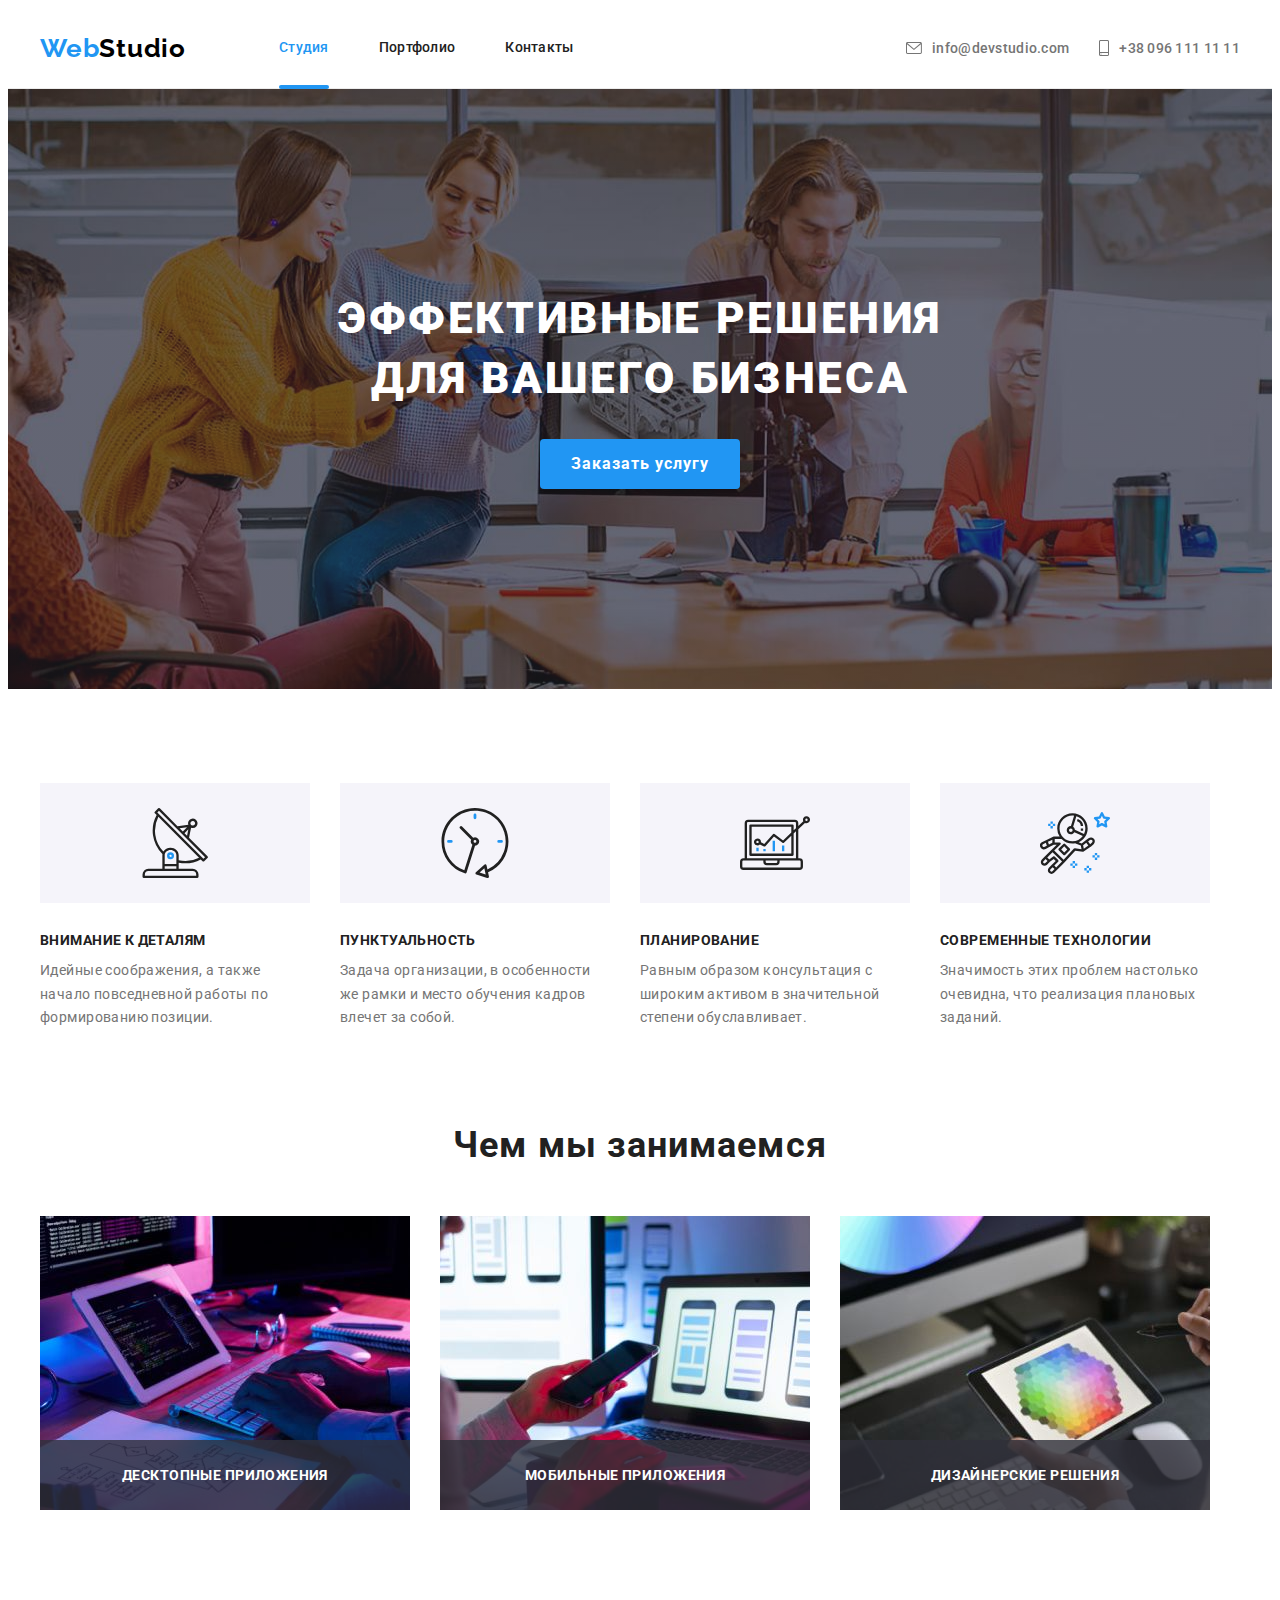
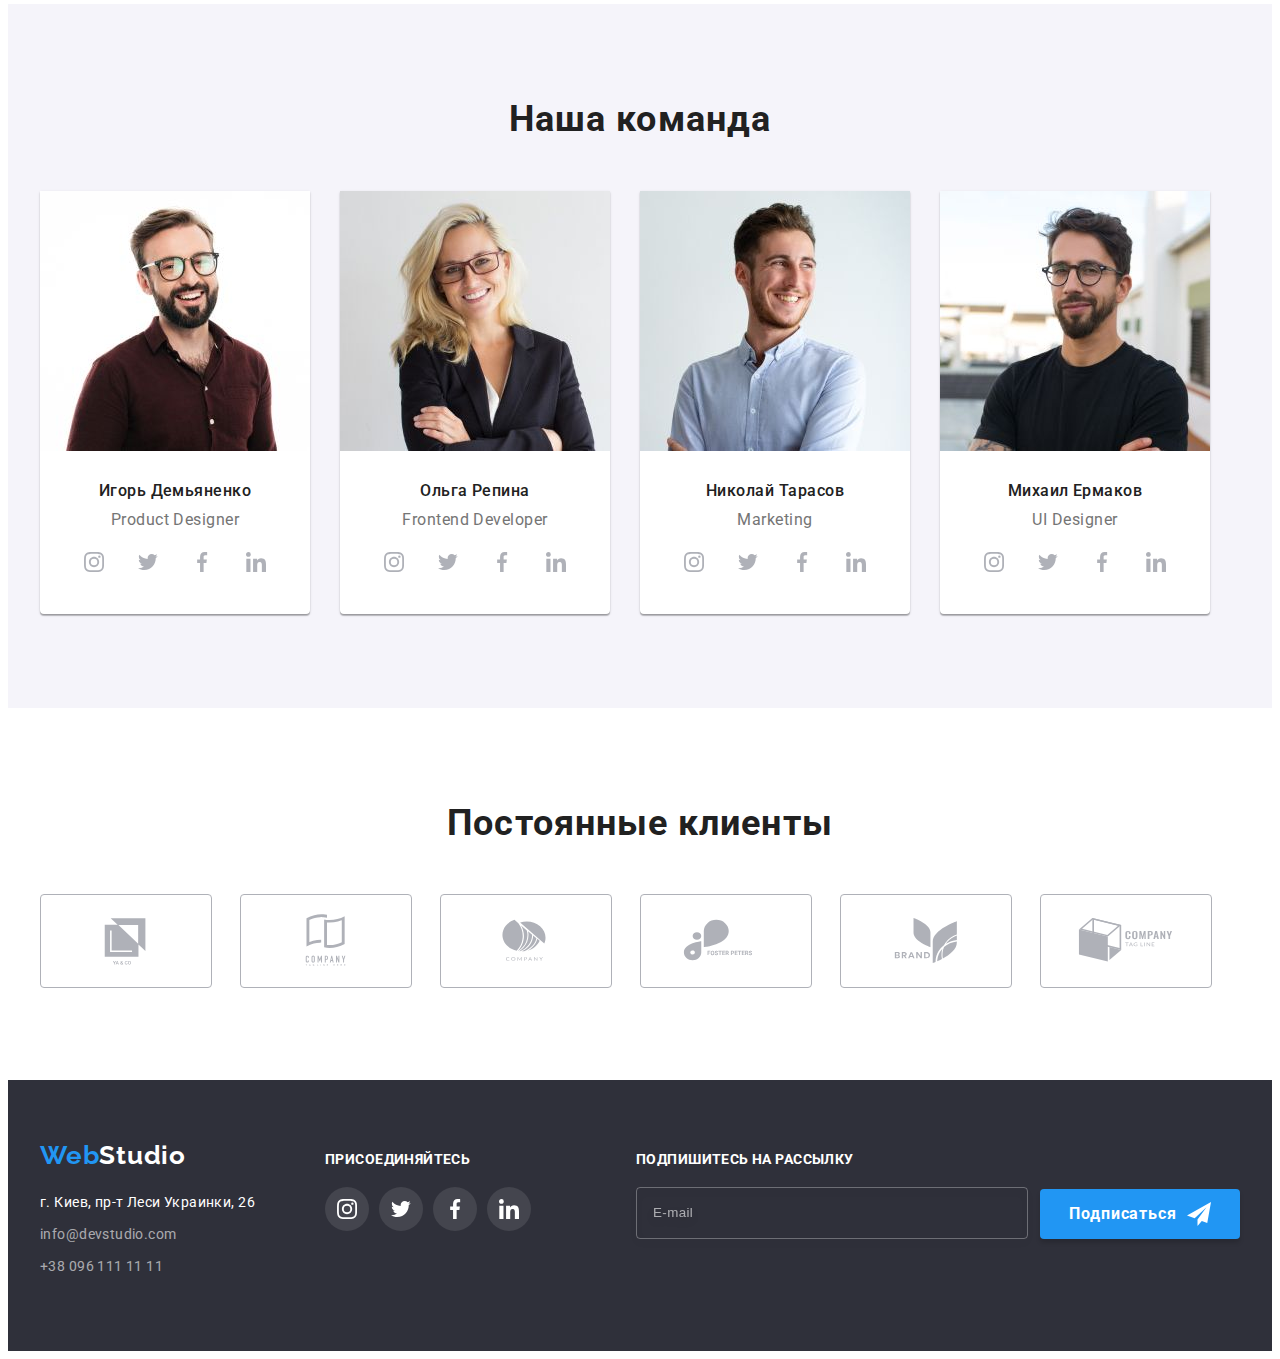
<file: index.html>
<!DOCTYPE html>
<html lang="ru">
  <head>
    <meta charset="UTF-8" />
    <meta http-equiv="X-UA-Compatible" content="IE=edge" />
    <meta name="viewport" content="width=device-width, initial-scale=1.0" />
    <title>WebStudio</title>
    <link rel="preconnect" href="https://fonts.googleapis.com" />
    <link rel="preconnect" href="https://fonts.gstatic.com" crossorigin />
    <link
      href="https://fonts.googleapis.com/css2?family=Raleway:wght@700&family=Roboto:wght@400;500;700;900&display=swap"
      rel="stylesheet"
    />
    <link
      rel="stylesheet"
      href="https://cdnjs.cloudflare.com/ajax/libs/modern-normalize/1.1.0/modern-normalize.min.css"
      integrity="sha512-wpPYUAdjBVSE4KJnH1VR1HeZfpl1ub8YT/NKx4PuQ5NmX2tKuGu6U/JRp5y+Y8XG2tV+wKQpNHVUX03MfMFn9Q=="
      crossorigin="anonymous"
      referrerpolicy="no-referrer"
    />
    <link rel="stylesheet" href="./css/main.min.css" />
  </head>

  <body>
    <header class="header">
      <div class="container header__container">
        <nav class="header__nav">
          <a class="logo" href="./index.html"
            >Web<span class="logo__wrap-black-color">Studio</span></a
          >
          <button class="header__button" type="button" data-menu-open>
            <svg class="header__icon" width="40" height="40">
              <use href="./images/icons.svg#open-menu"></use>
            </svg>
          </button>
          <ul class="header__list">
            <li>
              <a class="header__link header__link--current" href="./index.html"
                >Студия</a
              >
            </li>
            <li>
              <a class="header__link" href="./portfolio.html">Портфолио</a>
            </li>
            <li><a class="header__link" href="">Контакты</a></li>
          </ul>
        </nav>
        <ul class="contacs">
          <li class="contacs__item">
            <a class="contacs__link" href="mailto:info@devstudio.com">
              <svg class="contacs__icon" width="16" height="12">
                <use href="./images/icons.svg#mail"></use>
              </svg>
              info@devstudio.com</a
            >
          </li>
          <li class="contacs__item">
            <a class="contacs__link" href="tel:+380961111111">
              <svg class="contacs__icon" width="10" height="16">
                <use href="./images/icons.svg#smartphone"></use>
              </svg>
              +38 096 111 11 11</a
            >
          </li>
        </ul>
      </div>
    </header>

    <main>
      <!-- Герой -->
      <section class="hero">
        <div class="container">
          <h1 class="hero__title">Эффективные решения для вашего бизнеса</h1>
          <button class="button hero__button" type="button" data-modal-open>
            Заказать услугу
          </button>
        </div>
      </section>

      <!-- Наши качества -->
      <section class="qualities">
        <ul class="container qualities__container">
          <li class="qualities__item">
            <div class="qualities__bgc-container">
              <svg class="qualities__icon" width="70" height="70">
                <use href="./images/icons.svg#satellite-dish"></use>
              </svg>
            </div>
            <h3 class="qualities__title">Внимание к деталям</h3>
            <p class="qualities__text">
              Идейные соображения, а также начало повседневной работы по
              формированию позиции.
            </p>
          </li>
          <li class="qualities__item">
            <div class="qualities__bgc-container">
              <svg class="qualities__icon" width="70" height="70">
                <use href="./images/icons.svg#clock"></use>
              </svg>
            </div>
            <h3 class="qualities__title">Пунктуальность</h3>
            <p class="qualities__text">
              Задача организации, в особенности же рамки и место обучения кадров
              влечет за собой.
            </p>
          </li>
          <li class="qualities__item">
            <div class="qualities__bgc-container">
              <svg class="qualities__icon" width="70" height="70">
                <use href="./images/icons.svg#diagram"></use>
              </svg>
            </div>
            <h3 class="qualities__title">Планирование</h3>
            <p class="qualities__text">
              Равным образом консультация с широким активом в значительной
              степени обуславливает.
            </p>
          </li>
          <li class="qualities__item">
            <div class="qualities__bgc-container">
              <svg class="qualities__icon" width="70" height="70">
                <use href="./images/icons.svg#astronaut"></use>
              </svg>
            </div>
            <h3 class="qualities__title">Современные технологии</h3>
            <p class="qualities__text">
              Значимость этих проблем настолько очевидна, что реализация
              плановых заданий.
            </p>
          </li>
        </ul>
      </section>

      <!-- Чем мы занимаемся -->
      <section class="work">
        <div class="container">
          <h2 class="subtitle">Чем мы занимаемся</h2>
          <ul class="work__list">
            <li class="work__item">
              <img
                class="work__pic"
                srcset="
                  ./images/work/img-1@1x.jpg 1x,
                  ./images/work/img-1@2x.jpg 2x,
                  ./images/work/img-1@3x.jpg 3x
                "
                src="./images/work/img-1@1x.jpg"
                alt="Десктопные приложения"
                width="370"
                height="294"
              />
              <div class="work__overlay">
                <h3 class="work__text">Десктопные приложения</h3>
              </div>
            </li>
            <li class="work__item">
              <img
                class="work__pic"
                srcset="
                  ./images/work/img-2@1x.jpg 1x,
                  ./images/work/img-2@2x.jpg 2x,
                  ./images/work/img-2@3x.jpg 3x
                "
                src="./images/work/img-2@1x.jpg"
                alt="Мобильные приложения"
                width="370"
                height="294"
              />
              <div class="work__overlay">
                <h3 class="work__text">Мобильные приложения</h3>
              </div>
            </li>
            <li class="work__item">
              <img
                class="work__pic"
                srcset="
                  ./images/work/img-3@1x.jpg 1x,
                  ./images/work/img-3@2x.jpg 2x,
                  ./images/work/img-3@3x.jpg 3x
                "
                src="./images/work/img-3@1x.jpg"
                alt="Дизайнерские решения"
                width="370"
                height="294"
              />
              <div class="work__overlay">
                <h3 class="work__text">Дизайнерские решения</h3>
              </div>
            </li>
          </ul>
        </div>
      </section>

      <!-- Наша команда -->
      <section class="team">
        <div class="container">
          <h2 class="subtitle">Наша команда</h2>
          <ul class="team__list">
            <li class="team__item">
              <picture>
                <source
                  srcset="
                    ./images/team/img-1@1x_ds.jpg 1x,
                    ./images/team/img-1@2x_ds.jpg 2x,
                    ./images/team/img-1@3x_ds.jpg 3x
                  "
                  media="(min-width: 1200px)"
                />
                <source
                  srcset="
                    ./images/team/img-1@1x_lp.jpg 1x,
                    ./images/team/img-1@2x_lp.jpg 2x,
                    ./images/team/img-1@3x_lp.jpg 3x
                  "
                  media="(min-width: 768px)"
                />
                <source
                  srcset="
                    ./images/team/img-1@1x_mb.jpg 1x,
                    ./images/team/img-1@2x_mb.jpg 2x,
                    ./images/team/img-1@3x_mb.jpg 3x
                  "
                  media="(max-width: 767px)"
                />
                <img
                  src="./images/team/img-1@1x_mb.jpg"
                  alt="автарка"
                  width="450"
                />
              </picture>
              <div class="team__wrapper">
                <h3 class="team__title">Игорь Демьяненко</h3>
                <p class="team__text">Product Designer</p>
                <ul class="soc-list">
                  <li>
                    <a class="soc-list__link" href="" aria-label="instagram"
                      ><svg
                        class="soc-list__icon soc-list__icon--light-theam"
                        width="20"
                        height="20"
                      >
                        <use href="./images/icons.svg#instagram"></use></svg
                    ></a>
                  </li>
                  <li>
                    <a class="soc-list__link" href="" aria-label="twitter"
                      ><svg
                        class="soc-list__icon soc-list__icon--light-theam"
                        width="20"
                        height="20"
                      >
                        <use href="./images/icons.svg#twitter"></use></svg
                    ></a>
                  </li>
                  <li>
                    <a class="soc-list__link" href="" aria-label="facebook"
                      ><svg
                        class="soc-list__icon soc-list__icon--light-theam"
                        width="20"
                        height="20"
                      >
                        <use href="./images/icons.svg#facebook"></use></svg
                    ></a>
                  </li>
                  <li>
                    <a class="soc-list__link" href="" aria-label="linkedin"
                      ><svg
                        class="soc-list__icon soc-list__icon--light-theam"
                        width="20"
                        height="20"
                      >
                        <use href="./images/icons.svg#linkedin"></use></svg
                    ></a>
                  </li>
                </ul>
              </div>
            </li>
            <li class="team__item">
              <picture>
                <source
                  srcset="
                    ./images/team/img-2@1x_ds.jpg 1x,
                    ./images/team/img-2@2x_ds.jpg 2x,
                    ./images/team/img-2@3x_ds.jpg 3x
                  "
                  media="(min-width: 1200px)"
                />
                <source
                  srcset="
                    ./images/team/img-2@1x_lp.jpg 1x,
                    ./images/team/img-2@2x_lp.jpg 2x,
                    ./images/team/img-2@3x_lp.jpg 3x
                  "
                  media="(min-width: 768px)"
                />
                <source
                  srcset="
                    ./images/team/img-2@1x_mb.jpg 1x,
                    ./images/team/img-2@2x_mb.jpg 2x,
                    ./images/team/img-2@3x_mb.jpg 3x
                  "
                  media="(max-width: 767px)"
                />
                <img
                  src="./images/team/img-2@1x_mb.jpg"
                  alt="автарка"
                  width="450"
                />
              </picture>
              <div class="team__wrapper">
                <h3 class="team__title">Ольга Репина</h3>
                <p class="team__text">Frontend Developer</p>
                <ul class="soc-list">
                  <li>
                    <a class="soc-list__link" href="" aria-label="instagram"
                      ><svg
                        class="soc-list__icon soc-list__icon--light-theam"
                        width="20"
                        height="20"
                      >
                        <use href="./images/icons.svg#instagram"></use></svg
                    ></a>
                  </li>
                  <li>
                    <a class="soc-list__link" href="" aria-label="twitter"
                      ><svg
                        class="soc-list__icon soc-list__icon--light-theam"
                        width="20"
                        height="20"
                      >
                        <use href="./images/icons.svg#twitter"></use></svg
                    ></a>
                  </li>
                  <li>
                    <a class="soc-list__link" href="" aria-label="facebook"
                      ><svg
                        class="soc-list__icon soc-list__icon--light-theam"
                        width="20"
                        height="20"
                      >
                        <use href="./images/icons.svg#facebook"></use></svg
                    ></a>
                  </li>
                  <li>
                    <a class="soc-list__link" href="" aria-label="linkedin"
                      ><svg
                        class="soc-list__icon soc-list__icon--light-theam"
                        width="20"
                        height="20"
                      >
                        <use href="./images/icons.svg#linkedin"></use></svg
                    ></a>
                  </li>
                </ul>
              </div>
            </li>
            <li class="team__item">
              <picture>
                <source
                  srcset="
                    ./images/team/img-3@1x_ds.jpg 1x,
                    ./images/team/img-3@2x_ds.jpg 2x,
                    ./images/team/img-3@3x_ds.jpg 3x
                  "
                  media="(min-width: 1200px)"
                />
                <source
                  srcset="
                    ./images/team/img-3@1x_lp.jpg 1x,
                    ./images/team/img-3@2x_lp.jpg 2x,
                    ./images/team/img-3@3x_lp.jpg 3x
                  "
                  media="(min-width: 768px)"
                />
                <source
                  srcset="
                    ./images/team/img-3@1x_mb.jpg 1x,
                    ./images/team/img-3@2x_mb.jpg 2x,
                    ./images/team/img-3@3x_mb.jpg 3x
                  "
                  media="(max-width: 767px)"
                />
                <img
                  src="./images/team/img-3@1x_mb.jpg"
                  alt="автарка"
                  width="450"
                />
              </picture>
              <div class="team__wrapper">
                <h3 class="team__title">Николай Тарасов</h3>
                <p class="team__text">Marketing</p>
                <ul class="soc-list">
                  <li>
                    <a class="soc-list__link" href="" aria-label="instagram"
                      ><svg
                        class="soc-list__icon soc-list__icon--light-theam"
                        width="20"
                        height="20"
                      >
                        <use href="./images/icons.svg#instagram"></use></svg
                    ></a>
                  </li>
                  <li>
                    <a class="soc-list__link" href="" aria-label="twitter"
                      ><svg
                        class="soc-list__icon soc-list__icon--light-theam"
                        width="20"
                        height="20"
                      >
                        <use href="./images/icons.svg#twitter"></use></svg
                    ></a>
                  </li>
                  <li>
                    <a class="soc-list__link" href="" aria-label="facebook"
                      ><svg
                        class="soc-list__icon soc-list__icon--light-theam"
                        width="20"
                        height="20"
                      >
                        <use href="./images/icons.svg#facebook"></use></svg
                    ></a>
                  </li>
                  <li>
                    <a class="soc-list__link" href="" aria-label="linkedin"
                      ><svg
                        class="soc-list__icon soc-list__icon--light-theam"
                        width="20"
                        height="20"
                      >
                        <use href="./images/icons.svg#linkedin"></use></svg
                    ></a>
                  </li>
                </ul>
              </div>
            </li>
            <li class="team__item">
              <picture>
                <source
                  srcset="
                    ./images/team/img-4@1x_ds.jpg 1x,
                    ./images/team/img-4@2x_ds.jpg 2x,
                    ./images/team/img-4@3x_ds.jpg 3x
                  "
                  media="(min-width: 1200px)"
                />
                <source
                  srcset="
                    ./images/team/img-4@1x_lp.jpg 1x,
                    ./images/team/img-4@2x_lp.jpg 2x,
                    ./images/team/img-4@3x_lp.jpg 3x
                  "
                  media="(min-width: 768px)"
                />
                <source
                  srcset="
                    ./images/team/img-4@1x_mb.jpg 1x,
                    ./images/team/img-4@2x_mb.jpg 2x,
                    ./images/team/img-4@3x_mb.jpg 3x
                  "
                  media="(max-width: 767px)"
                />
                <img
                  src="./images/team/img-4@1x_mb.jpg"
                  alt="автарка"
                  width="450"
                />
              </picture>
              <div class="team__wrapper">
                <h3 class="team__title">Михаил Ермаков</h3>
                <p class="team__text">UI Designer</p>
                <ul class="soc-list">
                  <li>
                    <a class="soc-list__link" href="" aria-label="instagram"
                      ><svg
                        class="soc-list__icon soc-list__icon--light-theam"
                        width="20"
                        height="20"
                      >
                        <use href="./images/icons.svg#instagram"></use></svg
                    ></a>
                  </li>
                  <li>
                    <a class="soc-list__link" href="" aria-label="twitter"
                      ><svg
                        class="soc-list__icon soc-list__icon--light-theam"
                        width="20"
                        height="20"
                      >
                        <use href="./images/icons.svg#twitter"></use></svg
                    ></a>
                  </li>
                  <li>
                    <a class="soc-list__link" href="" aria-label="facebook"
                      ><svg
                        class="soc-list__icon soc-list__icon--light-theam"
                        width="20"
                        height="20"
                      >
                        <use href="./images/icons.svg#facebook"></use></svg
                    ></a>
                  </li>
                  <li>
                    <a class="soc-list__link" href="" aria-label="linkedin"
                      ><svg
                        class="soc-list__icon soc-list__icon--light-theam"
                        width="20"
                        height="20"
                      >
                        <use href="./images/icons.svg#linkedin"></use></svg
                    ></a>
                  </li>
                </ul>
              </div>
            </li>
          </ul>
        </div>
      </section>
      <!-- Клиенты -->
      <section class="clients">
        <div class="container">
          <h2 class="subtitle">Постоянные клиенты</h2>
          <ul class="clients__list">
            <li class="clients__item">
              <a class="clients__link" href="">
                <svg class="clients__icon" width="106" height="60">
                  <use href="./images/icons.svg#Logo-0"></use>
                </svg>
              </a>
            </li>
            <li class="clients__item">
              <a class="clients__link" href="">
                <svg class="clients__icon" width="106" height="60">
                  <use href="./images/icons.svg#Logo-1"></use>
                </svg>
              </a>
            </li>
            <li class="clients__item">
              <a class="clients__link" href="">
                <svg class="clients__icon" width="106" height="60">
                  <use href="./images/icons.svg#Logo-2"></use>
                </svg>
              </a>
            </li>
            <li class="clients__item">
              <a class="clients__link" href="">
                <svg class="clients__icon" width="106" height="60">
                  <use href="./images/icons.svg#Logo-3"></use>
                </svg>
              </a>
            </li>
            <li class="clients__item">
              <a class="clients__link" href="">
                <svg class="clients__icon" width="106" height="60">
                  <use href="./images/icons.svg#Logo-4"></use>
                </svg>
              </a>
            </li>
            <li class="clients__item">
              <a class="clients__link" href="">
                <svg class="clients__icon" width="106" height="60">
                  <use href="./images/icons.svg#Logo-5"></use>
                </svg>
              </a>
            </li>
          </ul>
        </div>
      </section>
    </main>

    <footer class="footer">
      <div class="container footer__container">
        <div class="footer__wrap-tablet">
          <div class="footer__wrap">
            <a class="logo footer__logo" href="./index.html"
              >Web<span class="logo__wrap-white-color">Studio</span></a
            >

            <address>
              <ul class="address">
                <li class="address__item">
                  <a
                    class="address__link address__link--white-txt-cl"
                    href="https://goo.gl/maps/ovAEWWDbUD2QsqMe8"
                    target="_blank"
                    rel="noreferrer noopener"
                    >г. Киев, пр-т Леси Украинки, 26</a
                  >
                </li>
                <li class="address__item">
                  <a class="address__link" href="mailto:info@devstudio.com"
                    >info@devstudio.com</a
                  >
                </li>
                <li class="address__item">
                  <a class="address__link" href="tel:+380961111111"
                    >+38 096 111 11 11</a
                  >
                </li>
              </ul>
            </address>
          </div>
          <div class="footer__wrap">
            <p class="footer__title">присоединяйтесь</p>
            <ul class="soc-list footer__soc-list">
              <li>
                <a
                  class="soc-list__link soc-list__link--dark-theam"
                  href=""
                  aria-label="instagram"
                  ><svg
                    class="soc-list__icon soc-list__icon--dark-theam"
                    width="20"
                    height="20"
                  >
                    <use href="./images/icons.svg#instagram"></use></svg
                ></a>
              </li>
              <li>
                <a
                  class="soc-list__link soc-list__link--dark-theam"
                  href=""
                  aria-label="twitter"
                  ><svg
                    class="soc-list__icon soc-list__icon--dark-theam"
                    width="20"
                    height="20"
                  >
                    <use href="./images/icons.svg#twitter"></use></svg
                ></a>
              </li>
              <li>
                <a
                  class="soc-list__link soc-list__link--dark-theam"
                  href=""
                  aria-label="facebook"
                  ><svg
                    class="soc-list__icon soc-list__icon--dark-theam"
                    width="20"
                    height="20"
                  >
                    <use href="./images/icons.svg#facebook"></use></svg
                ></a>
              </li>
              <li>
                <a
                  class="soc-list__link soc-list__link--dark-theam"
                  href=""
                  aria-label="linkedin"
                  ><svg
                    class="soc-list__icon soc-list__icon--dark-theam"
                    width="20"
                    height="20"
                  >
                    <use href="./images/icons.svg#linkedin"></use></svg
                ></a>
              </li>
            </ul>
          </div>
        </div>
        <form class="subscribe-form">
          <div>
            <p class="footer__title">Подпишитесь на рассылку</p>
            <input
              class="subscribe-form__input"
              type="email"
              name="user-mail"
              placeholder="E-mail"
            />
          </div>
          <button class="button subscribe-form__button" type="submit">
            Подписаться
            <svg class="subscribe-form__icon" width="24" height="24">
              <use href="./images/icons.svg#send"></use>
            </svg>
          </button>
        </form>
      </div>
    </footer>

    <!-- Мобільне меню -->
    <div class="mobile-menu" data-menu>
      <button class="mobile-menu__button" data-menu-close>
        <svg class="mobile-menu__icon" width="40" height="40">
          <use href="./images/icons.svg#close-menu"></use>
        </svg>
      </button>
      <ul class="mobile-nav">
        <li class="mobile-nav__item">
          <a
            href="./index.html"
            class="mobile-nav__link mobile-nav__link--current"
            >Студия</a
          >
        </li>
        <li class="mobile-nav__item">
          <a href="./portfolio.html" class="mobile-nav__link">Портфолио</a>
        </li>
        <li class="mobile-nav__item">
          <a href="" class="mobile-nav__link">Контакты</a>
        </li>
      </ul>
      <div>
        <a class="mobile-menu__tel" href="">+38 096 111 11 11</a>
        <a class="mobile-menu__mail" href="">info@devstudio.com</a>
        <ul class="mobile-sociales">
          <li class="mobile-sociales__item">
            <a href="" class="mobile-sociales__link">Instagram</a>
          </li>
          <li class="mobile-sociales__item">
            <a href="" class="mobile-sociales__link">Twitter</a>
          </li>
          <li class="mobile-sociales__item">
            <a href="" class="mobile-sociales__link">Facebook</a>
          </li>
          <li class="mobile-sociales__item">
            <a href="" class="mobile-sociales__link">LinkedIn</a>
          </li>
        </ul>
      </div>
    </div>

    <!-- Модалка -->
    <div class="backdrop js-backdrop">
      <div class="modal">
        <button class="modal__close-btn" type="button" data-modal-close>
          <svg class="modal__close-icon">
            <use href="./images/icons.svg#close"></use>
          </svg>
        </button>

        <form name="modal-form">
          <p class="modal__title">Оставьте свои данные, мы вам перезвоним</p>
          <label class="modal__wrap">
            <input
              class="modal__input"
              type="text"
              name="user-name"
              placeholder=" "
            />
            <span class="modal__label">Имя</span>
            <svg class="modal__icon" width="18" height="18">
              <use href="./images/icons.svg#person-modal"></use>
            </svg>
          </label>
          <label class="modal__wrap">
            <input
              class="modal__input"
              type="tel"
              name="user-tel"
              placeholder=" "
            />
            <span class="modal__label">Телефон</span>
            <svg class="modal__icon" width="18" height="18">
              <use href="./images/icons.svg#phone-modal"></use>
            </svg>
          </label>
          <label class="modal__wrap">
            <input
              class="modal__input"
              type="email"
              name="user-mail"
              placeholder=" "
            />
            <span class="modal__label">Почта</span>
            <svg class="modal__icon" width="18" height="18">
              <use href="./images/icons.svg#email-modal"></use>
            </svg>
          </label>
          <label class="modal__wrap modal__wrap--comment">
            <textarea
              class="modal__input modal__input--comment"
              name="comment"
              placeholder="Введите текст"
            ></textarea>
            <span class="modal__label modal__label--comment">Комментарий</span>
          </label>
          <label class="modal__wrap-agree">
            <input class="modal__checkbox" type="checkbox" name="agree" />
            <svg class="modal__agree-icon" width="16" height="15">
              <use
                class="modal__icon-check"
                href="./images/icons.svg#icon-check"
              ></use>
              <use
                class="modal__icon-uncheck"
                href="./images/icons.svg#icon-uncheck"
              ></use>
            </svg>
            <span class="modal__checkbox-text"
              >Соглашаюсь с рассылкой и принимаю
              <a class="modal__checkbox-link" href="">Условия договора</a></span
            >
          </label>
          <button class="button modal__button" type="submit">Отправить</button>
        </form>
      </div>
    </div>

    <script src="./js/mobile-menu.js"></script>
    <script src="./js/DOM.js"></script>
  </body>
</html>
</file>
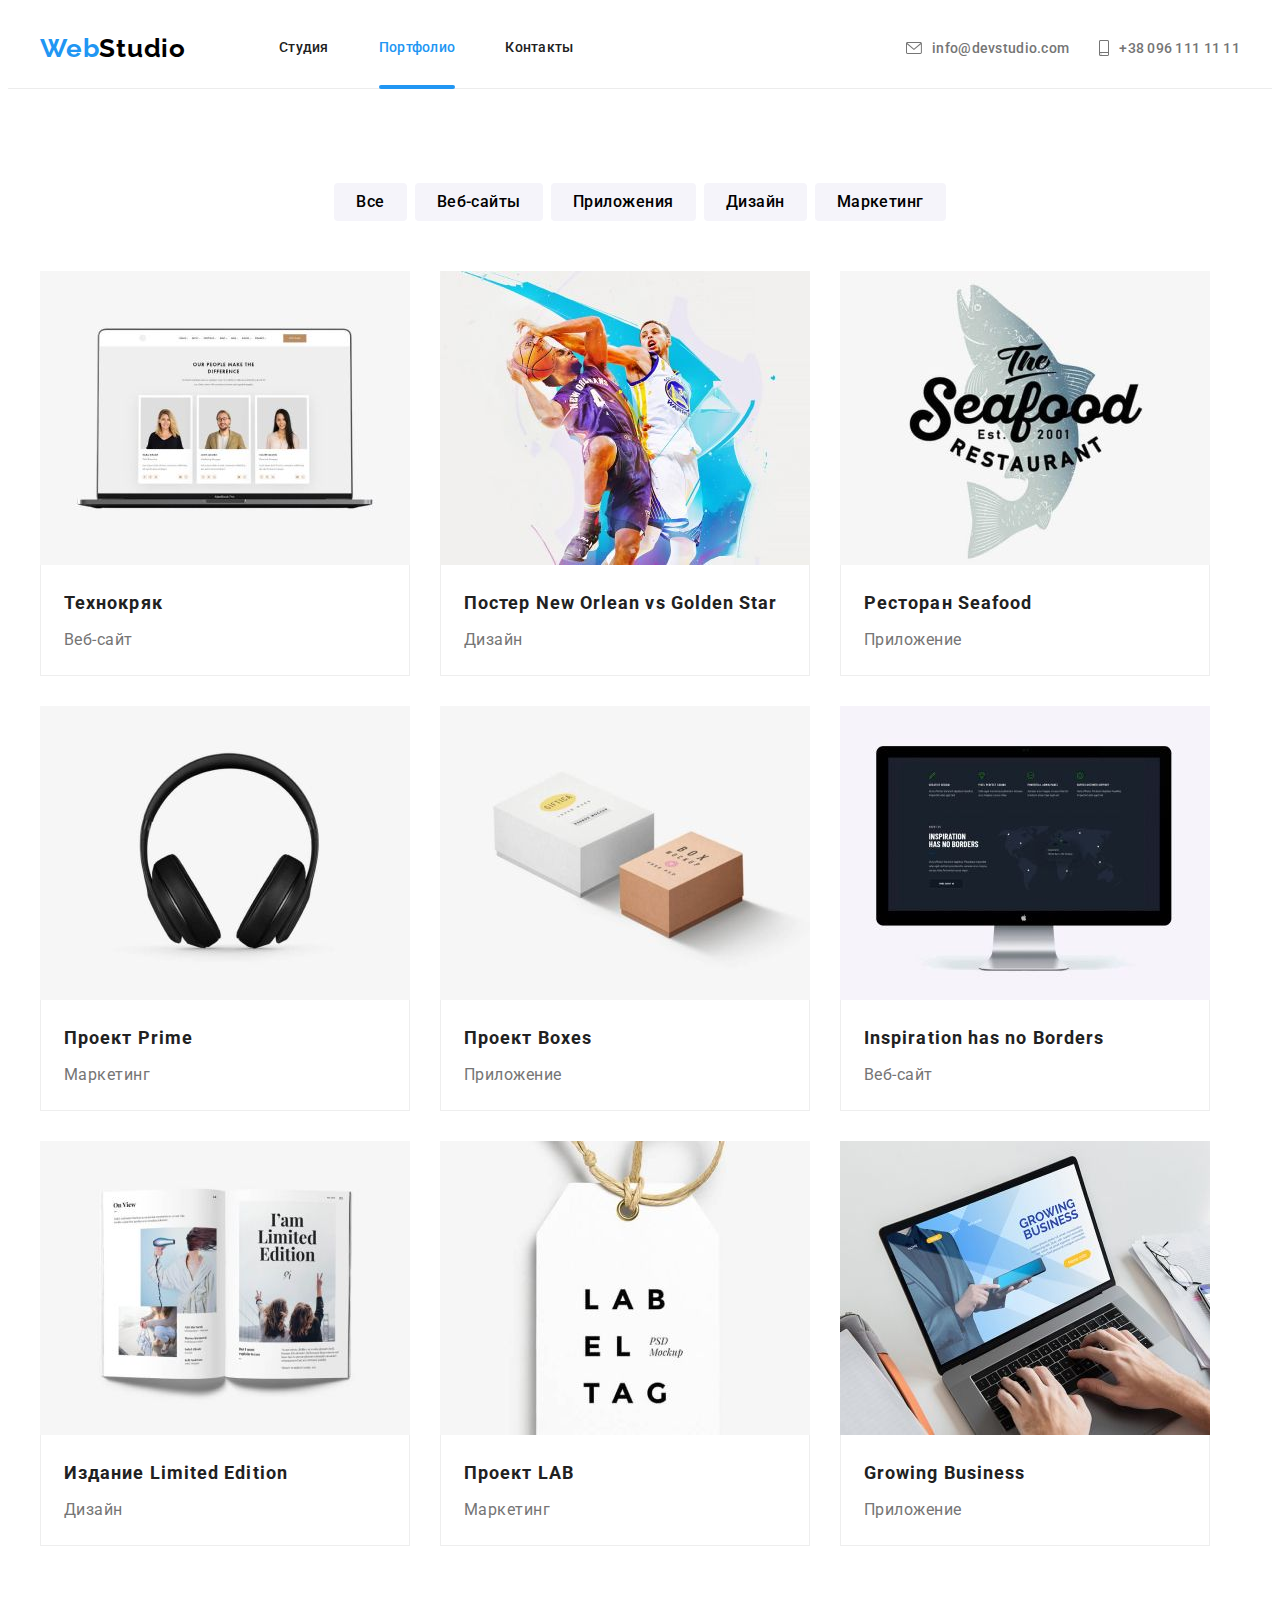
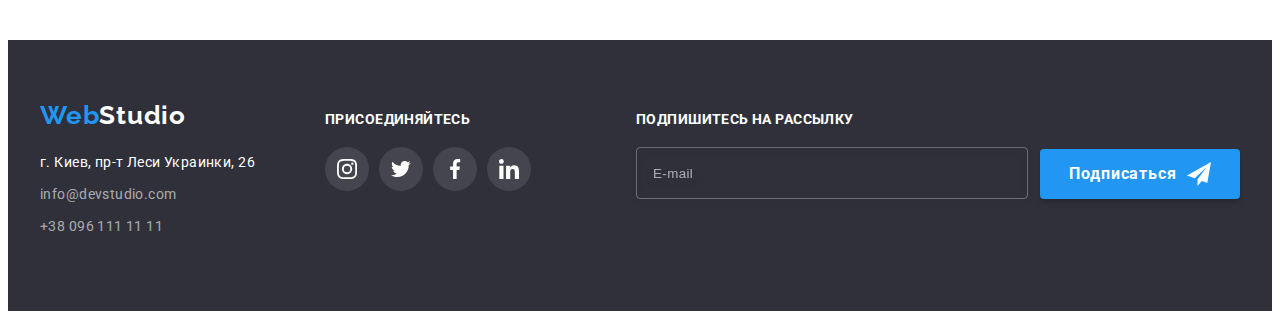
<file: portfolio.html>
<!DOCTYPE html>
<html lang="ru">
  <head>
    <meta charset="UTF-8" />
    <meta http-equiv="X-UA-Compatible" content="IE=edge" />
    <meta name="viewport" content="width=device-width, initial-scale=1.0" />
    <title>WebStudio</title>
    <link rel="preconnect" href="https://fonts.googleapis.com" />
    <link rel="preconnect" href="https://fonts.gstatic.com" crossorigin />
    <link
      href="https://fonts.googleapis.com/css2?family=Raleway:wght@700&family=Roboto:wght@400;500;700;900&display=swap"
      rel="stylesheet"
    />
    <link
      rel="stylesheet"
      href="https://cdnjs.cloudflare.com/ajax/libs/modern-normalize/1.1.0/modern-normalize.min.css"
      integrity="sha512-wpPYUAdjBVSE4KJnH1VR1HeZfpl1ub8YT/NKx4PuQ5NmX2tKuGu6U/JRp5y+Y8XG2tV+wKQpNHVUX03MfMFn9Q=="
      crossorigin="anonymous"
      referrerpolicy="no-referrer"
    />
    <link rel="stylesheet" href="./css/main.min.css" />
  </head>

  <body>
    <header class="header">
      <div class="container header__container">
        <nav class="header__nav">
          <a class="logo" href="./index.html"
            >Web<span class="logo__wrap-black-color">Studio</span></a
          >
          <button class="header__button" type="button" data-menu-open>
            <svg class="header__icon" width="40" height="40">
              <use href="./images/icons.svg#open-menu"></use>
            </svg>
          </button>
          <ul class="header__list">
            <li><a class="header__link" href="./index.html">Студия</a></li>
            <li>
              <a
                class="header__link header__link--current"
                href="./portfolio.html"
                >Портфолио</a
              >
            </li>
            <li><a class="header__link" href="">Контакты</a></li>
          </ul>
        </nav>
        <ul class="contacs">
          <li class="contacs__item">
            <a class="contacs__link" href="mailto:info@devstudio.com">
              <svg class="contacs__icon" width="16" height="12">
                <use href="./images/icons.svg#mail"></use>
              </svg>
              info@devstudio.com</a
            >
          </li>
          <li class="contacs__item">
            <a class="contacs__link" href="tel:+380961111111">
              <svg class="contacs__icon" width="10" height="16">
                <use href="./images/icons.svg#smartphone"></use>
              </svg>
              +38 096 111 11 11</a
            >
          </li>
        </ul>
      </div>
    </header>

    <main>
      <section class="portfolio">
        <div class="container">
          <h1 class="portfolio__title">Портфолио</h1>
          <ul class="filter">
            <li>
              <button class="filter__btn" type="button" data-type="all">
                Все
              </button>
            </li>
            <li>
              <button class="filter__btn" type="button" data-type="Веб-сайт">
                Веб-сайты
              </button>
            </li>
            <li>
              <button class="filter__btn" type="button" data-type="Приложение">
                Приложения
              </button>
            </li>
            <li>
              <button class="filter__btn" type="button" data-type="Дизайн">
                Дизайн
              </button>
            </li>
            <li>
              <button class="filter__btn" type="button" data-type="Маркетинг">
                Маркетинг
              </button>
            </li>
          </ul>
          <ul class="galary"></ul>
        </div>
      </section>
    </main>

    <footer class="footer">
      <div class="container footer__container">
        <div class="footer__wrap-tablet">
          <div class="footer__wrap">
            <a class="logo footer__logo" href="./index.html"
              >Web<span class="logo__wrap-white-color">Studio</span></a
            >

            <address>
              <ul class="address">
                <li class="address__item">
                  <a
                    class="address__link address__link--white-txt-cl"
                    href="https://goo.gl/maps/ovAEWWDbUD2QsqMe8"
                    target="_blank"
                    rel="noreferrer noopener"
                    >г. Киев, пр-т Леси Украинки, 26</a
                  >
                </li>
                <li class="address__item">
                  <a class="address__link" href="mailto:info@devstudio.com"
                    >info@devstudio.com</a
                  >
                </li>
                <li class="address__item">
                  <a class="address__link" href="tel:+380961111111"
                    >+38 096 111 11 11</a
                  >
                </li>
              </ul>
            </address>
          </div>
          <div>
            <p class="footer__title">присоединяйтесь</p>
            <ul class="soc-list footer__soc-list">
              <li>
                <a
                  class="soc-list__link soc-list__link--dark-theam"
                  href=""
                  aria-label="instagram"
                  ><svg
                    class="soc-list__icon soc-list__icon--dark-theam"
                    width="20"
                    height="20"
                  >
                    <use href="./images/icons.svg#instagram"></use></svg
                ></a>
              </li>
              <li>
                <a
                  class="soc-list__link soc-list__link--dark-theam"
                  href=""
                  aria-label="twitter"
                  ><svg
                    class="soc-list__icon soc-list__icon--dark-theam"
                    width="20"
                    height="20"
                  >
                    <use href="./images/icons.svg#twitter"></use></svg
                ></a>
              </li>
              <li>
                <a
                  class="soc-list__link soc-list__link--dark-theam"
                  href=""
                  aria-label="facebook"
                  ><svg
                    class="soc-list__icon soc-list__icon--dark-theam"
                    width="20"
                    height="20"
                  >
                    <use href="./images/icons.svg#facebook"></use></svg
                ></a>
              </li>
              <li>
                <a
                  class="soc-list__link soc-list__link--dark-theam"
                  href=""
                  aria-label="linkedin"
                  ><svg
                    class="soc-list__icon soc-list__icon--dark-theam"
                    width="20"
                    height="20"
                  >
                    <use href="./images/icons.svg#linkedin"></use></svg
                ></a>
              </li>
            </ul>
          </div>
        </div>
        <form class="subscribe-form">
          <div>
            <p class="footer__title">Подпишитесь на рассылку</p>
            <input
              class="subscribe-form__input"
              type="email"
              name="user-mail"
              placeholder="E-mail"
            />
          </div>
          <button class="button subscribe-form__button" type="submit">
            Подписаться
            <svg class="subscribe-form__icon" width="24" height="24">
              <use href="./images/icons.svg#send"></use>
            </svg>
          </button>
        </form>
      </div>
    </footer>

    <!-- Мобільне меню -->
    <div class="mobile-menu" data-menu>
      <button class="mobile-menu__button" data-menu-close>
        <svg class="mobile-menu__icon" width="40" height="40">
          <use href="./images/icons.svg#close-menu"></use>
        </svg>
      </button>
      <ul class="mobile-nav">
        <li class="mobile-nav__item">
          <a href="./index.html" class="mobile-nav__link">Студия</a>
        </li>
        <li class="mobile-nav__item">
          <a
            href="./portfolio.html"
            class="mobile-nav__link mobile-nav__link--current"
            >Портфолио</a
          >
        </li>
        <li class="mobile-nav__item">
          <a href="" class="mobile-nav__link">Контакты</a>
        </li>
      </ul>
      <div>
        <a class="mobile-menu__tel" href="">+38 096 111 11 11</a>
        <a class="mobile-menu__mail" href="">info@devstudio.com</a>
        <ul class="mobile-sociales">
          <li class="mobile-sociales__item">
            <a href="" class="mobile-sociales__link">Instagram</a>
          </li>
          <li class="mobile-sociales__item">
            <a href="" class="mobile-sociales__link">Twitter</a>
          </li>
          <li class="mobile-sociales__item">
            <a href="" class="mobile-sociales__link">Facebook</a>
          </li>
          <li class="mobile-sociales__item">
            <a href="" class="mobile-sociales__link">LinkedIn</a>
          </li>
        </ul>
      </div>
    </div>

    <script src="./js/mobile-menu.js"></script>
    <script src="./js/filter.js"></script>
  </body>
</html>
</file>
<file: css/main.min.css>
.portfolio__title,.modal__checkbox{position:absolute;width:1px;height:1px;margin:-1px;border:0;padding:0;white-space:nowrap;-webkit-clip-path:inset(100%);clip-path:inset(100%);clip:rect(0 0 0 0);overflow:hidden}body{font-family:"Roboto",sans-serif;color:#212121}@media screen and (max-width: 767px){body.no-scroll-menu{overflow:hidden}}ul,ol{list-style:none;padding:0;margin:0}h1,h2,h3,h4,h5,h6,p{margin:0}img{display:block;max-width:100%;height:auto;-o-object-fit:cover;object-fit:cover;-o-object-position:center;object-position:center}a{text-decoration:none;color:inherit}button{padding:0;border:0;cursor:pointer;font-family:inherit}address{font-style:normal}.button{display:block;min-width:200px;min-height:50px;font-weight:700;font-size:16px;line-height:1.88;letter-spacing:.06em;box-shadow:0px 4px 4px rgba(0,0,0,.15);border-radius:4px;color:#fff;background-color:#2196f3;-webkit-user-select:none;-moz-user-select:none;-ms-user-select:none;user-select:none;transition:background-color 250ms cubic-bezier(0.4, 0, 0.2, 1)}.button:hover,.button:focus{background-color:#188ce8}.container{padding-left:15px;padding-right:15px;margin-left:auto;margin-right:auto}@media screen and (min-width: 480px){.container{width:480px}}@media screen and (min-width: 768px){.container{width:768px}}@media screen and (min-width: 1200px){.container{width:1200px}}.logo{font-family:"Raleway",sans-serif;font-weight:700;font-size:24px;line-height:1.19;letter-spacing:.03em;color:#2196f3}@media screen and (min-width: 1200px){.logo{font-size:26px}}.mobile-menu{position:fixed;top:0;left:0;overflow:scroll;transform:translateX(100%);transition:transform 250ms cubic-bezier(0.4, 0, 0.2, 1);width:100%;height:100%;padding:48px 40px;display:flex;flex-direction:column;justify-content:space-between;background-color:#fff}.mobile-menu.is-open{transform:translateX(0)}@media screen and (min-width: 768px){.mobile-menu{display:none}}.mobile-menu__button{position:absolute;right:15px;top:10px;background-color:rgba(0,0,0,0)}.mobile-menu__icon{transition:fill 250ms cubic-bezier(0.4, 0, 0.2, 1)}.menu__button:hover .mobile-menu__icon,.menu__button:focus .mobile-menu__icon{fill:#2196f3}.mobile-nav__item:not(:last-child){margin-bottom:35px}@media screen and (max-width: 479px){.mobile-nav__item:not(:last-child){margin-bottom:22px}}.mobile-nav__link{font-weight:500;font-size:40px;line-height:1.175;letter-spacing:.02em}.mobile-nav__link--current{color:#2196f3}@media screen and (max-width: 479px){.mobile-nav__link{font-size:34px}}.mobile-menu__tel{display:block;margin-bottom:32px;font-weight:500;font-size:34px;line-height:1.1764705882;letter-spacing:.02em;color:#2196f3}@media screen and (max-width: 479px){.mobile-menu__tel{margin-bottom:22px;font-size:26px}}.mobile-menu__mail{display:block;margin-bottom:64px;font-weight:500;font-size:24px;line-height:1.1666666667;letter-spacing:.02em;color:#757575}@media screen and (max-width: 479px){.mobile-menu__mail{margin-bottom:32px;font-size:20px}}.mobile-sociales{display:flex;flex-wrap:wrap;gap:10px}@media screen and (max-width: 479px){.mobile-sociales{gap:5px}}.mobile-sociales__item:not(:last-child){padding-right:10px;border-right:1px solid rgba(33,33,33,.2)}@media screen and (max-width: 479px){.mobile-sociales__item:not(:last-child){padding-right:5px}}.mobile-sociales__link{font-weight:500;font-size:12px;line-height:1,22;letter-spacing:.02em;color:#2196f3}@media screen and (min-width: 360px){.mobile-sociales__link{font-size:14px}}@media screen and (min-width: 480px){.mobile-sociales__link{font-size:18px}}body.show-modal .backdrop{opacity:1;visibility:visible;pointer-events:initial}body.show-modal{overflow:hidden}body.show-modal .modal{transform:translate(-50%, -50%) scale(1)}.backdrop{position:fixed;top:0;overflow:scroll;width:100%;height:100%;background-color:rgba(0,0,0,.2);opacity:0;visibility:hidden;pointer-events:none;transition:opacity 250ms cubic-bezier(0.4, 0, 0.2, 1),visibility 250ms cubic-bezier(0.4, 0, 0.2, 1)}.modal{position:absolute;top:50%;left:50%;transform:translate(-50%, -50%) scale(0);transition:transform 250ms cubic-bezier(0.4, 0, 0.2, 1),visibility 250ms cubic-bezier(0.4, 0, 0.2, 1);width:450px;height:609px;padding:40px;background-color:#fff;box-shadow:0px 1px 3px rgba(0,0,0,.12),0px 1px 1px rgba(0,0,0,.14),0px 2px 1px rgba(0,0,0,.2);border-radius:4px}@media screen and (max-width: 450px){.modal{width:100%}}@media screen and (max-height: 609px){.modal{top:0;transform:translate(-50%)}}@media screen and (min-width: 1200px){.modal{width:528px}}.modal__close-btn{position:absolute;right:8px;top:8px;display:flex;justify-content:center;align-items:center;width:30px;height:30px;border:1px solid rgba(0,0,0,.1);border-radius:50%;background:#fff;cursor:pointer}.modal__close-icon{height:18px;width:18px;transition:fill 250ms cubic-bezier(0.4, 0, 0.2, 1)}.modal__close-btn:hover .modal__close-icon,.modal__close-btn:focus .modal__close-icon{fill:#2196f3}.modal__title{margin-bottom:30px;font-weight:700;font-size:20px;line-height:1.5;letter-spacing:.03em;text-align:center}.modal__wrap{position:relative;margin-bottom:28px;display:block}.modal__input{width:100%;height:40px;padding-left:42px;padding-right:10px;outline:rgba(0,0,0,0);border:1px solid rgba(33,33,33,.2);border-radius:4px;transition:border-color 250ms cubic-bezier(0.4, 0, 0.2, 1)}.modal__input:focus{border:1px solid #2196f3;border-radius:4px}.modal__input::-moz-placeholder{-moz-user-select:none;user-select:none}.modal__input:-ms-input-placeholder{-ms-user-select:none;user-select:none}.modal__input::placeholder{-webkit-user-select:none;-moz-user-select:none;-ms-user-select:none;user-select:none}.modal__label{position:absolute;top:50%;left:40px;transform:translateY(-50%);font-size:12px;line-height:1.1666666667;letter-spacing:.01em;color:var(--secondary-txt-cl);-webkit-user-select:none;-moz-user-select:none;-ms-user-select:none;user-select:none;transition:transform 250ms cubic-bezier(0.4, 0, 0.2, 1),color 250ms cubic-bezier(0.4, 0, 0.2, 1)}.modal__input:focus+.modal__label{color:#2196f3}.modal__input:not(:-moz-placeholder-shown)+.modal__label{transform:translate(-40px, -40px)}.modal__input:not(:-ms-input-placeholder)+.modal__label{transform:translate(-40px, -40px)}.modal__input:focus+.modal__label,.modal__input:not(:placeholder-shown)+.modal__label{transform:translate(-40px, -40px)}.modal__input--comment:not(:-moz-placeholder-shown)+.modal__label{transform:translate(-16px, -35px)}.modal__input--comment:not(:-ms-input-placeholder)+.modal__label{transform:translate(-16px, -35px)}.modal__input--comment:focus+.modal__label,.modal__input--comment:not(:placeholder-shown)+.modal__label{transform:translate(-16px, -35px)}.modal__icon{position:absolute;left:12px;top:50%;transform:translateY(-50%);transition:fill 250ms cubic-bezier(0.4, 0, 0.2, 1)}.modal__input:focus~.modal__icon{fill:#2196f3}.modal__wrap--comment{margin-bottom:20px}.modal__input--comment{resize:none;height:120px;padding:12px 16px}.modal__input--comment::-moz-placeholder{font-size:12px;line-height:1.1666666667;letter-spacing:.01em;color:rgba(117,117,117,.5);-moz-transition:color 250ms cubic-bezier(0.4, 0, 0.2, 1);transition:color 250ms cubic-bezier(0.4, 0, 0.2, 1)}.modal__input--comment:-ms-input-placeholder{font-size:12px;line-height:1.1666666667;letter-spacing:.01em;color:rgba(117,117,117,.5);-ms-transition:color 250ms cubic-bezier(0.4, 0, 0.2, 1);transition:color 250ms cubic-bezier(0.4, 0, 0.2, 1)}.modal__input--comment::placeholder{font-size:12px;line-height:1.1666666667;letter-spacing:.01em;color:rgba(117,117,117,.5);transition:color 250ms cubic-bezier(0.4, 0, 0.2, 1)}.modal__input--comment:not(:focus)::-moz-placeholder{color:rgba(0,0,0,0)}.modal__input--comment:not(:focus):-ms-input-placeholder{color:rgba(0,0,0,0)}.modal__input--comment:not(:focus)::placeholder{color:rgba(0,0,0,0)}.modal__label--comment{top:16px;left:16px}.modal__wrap-agree{display:flex;align-items:center;justify-content:center;margin-bottom:30px}.modal__agree-icon{margin-right:5px}.modal__icon-check{opacity:0;transition:opacity 250ms cubic-bezier(0.4, 0, 0.2, 1)}.modal__checkbox:checked+.modal__agree-icon>.modal__icon-check{opacity:1}.modal__icon-uncheck{opacity:1;transition:opacity 250ms cubic-bezier(0.4, 0, 0.2, 1),fill 250ms cubic-bezier(0.4, 0, 0.2, 1)}.modal__checkbox:checked+.modal__agree-icon>.modal__icon-uncheck{opacity:0}.modal__checkbox:hover+.modal__agree-icon .modal__icon-uncheck,.modal__checkbox:focus+.modal__agree-icon .modal__icon-uncheck{fill:#2196f3}.modal__checkbox-text{font-size:12px;line-height:1.1666666667;letter-spacing:.03em;color:#757575;-webkit-user-select:none;-moz-user-select:none;-ms-user-select:none;user-select:none}@media screen and (min-width: 1200px){.modal__checkbox-text{font-size:14px}}.modal__checkbox-link{-webkit-text-decoration-line:underline;text-decoration-line:underline;color:#2196f3}.modal__button{margin:0 auto}.soc-list{display:flex;flex-wrap:wrap;gap:10px;justify-content:center}.soc-list__link{display:flex;width:44px;height:44px;justify-content:center;align-items:center;border-radius:50%;transition:background-color 250ms cubic-bezier(0.4, 0, 0.2, 1)}.soc-list__link:hover,.soc-list__link:focus{background-color:#2196f3}.soc-list__link--dark-theam{background-color:#44454e}.soc-list__icon{transition:fill 250ms cubic-bezier(0.4, 0, 0.2, 1)}.soc-list__link:hover .soc-list__icon,.soc-list__link:focus .soc-list__icon{fill:#fff}.soc-list__icon--light-theam{fill:#afb1b8}.soc-list__icon--dark-theam{fill:#fff}.subtitle{margin-bottom:50px;font-size:28px;line-height:1.17;text-align:center;letter-spacing:.03em}@media screen and (min-width: 1200px){.subtitle{font-size:36px}}.header{border-bottom:1px solid #ececec}@media screen and (max-width: 767px){.header{padding:10px 0}}@media screen and (min-width: 768px){.header__container{display:flex;align-items:center}}.header__nav{display:flex;align-items:center}@media screen and (max-width: 767px){.header__nav{justify-content:space-between}}@media screen and (min-width: 768px){.header__nav{gap:88px}}@media screen and (min-width: 1200px){.header__nav{gap:93px}}.logo__wrap-black-color{color:#000}.header__button{background-color:rgba(0,0,0,0)}@media screen and (min-width: 768px){.header__button{display:none}}.header__icon{transition:fill 250ms cubic-bezier(0.4, 0, 0.2, 1)}.header__button:hover .header__icon,.header__button:focus .header__icon{fill:#2196f3}.header__list{display:flex;align-items:center;gap:50px}@media screen and (max-width: 767px){.header__list{display:none}}.header__link{display:block;padding-top:32px;padding-bottom:32px;transition:color 250ms cubic-bezier(0.4, 0, 0.2, 1);font-weight:500;font-size:14px;line-height:1.14;letter-spacing:.02em}.header__link:hover,.header__link:focus{color:#2196f3}.header__link--current{position:relative;color:#2196f3}.header__link--current::after{position:absolute;bottom:-1px;display:block;content:"";width:100%;height:4px;background-color:#2196f3;border-radius:2px}.contacs{display:flex;flex-direction:column;margin-left:auto;gap:10px}@media screen and (max-width: 767px){.contacs{display:none}}@media screen and (min-width: 1200px){.contacs{flex-direction:row;gap:30px}}.contacs__link{display:flex;align-items:center;color:#757575;font-weight:500;font-size:12px;line-height:1.1666666667;letter-spacing:.02em;transition:color 250ms cubic-bezier(0.4, 0, 0.2, 1)}.contacs__link:hover,.contacs__link:focus{color:#2196f3}@media screen and (min-width: 1200px){.contacs__link{font-size:14px;line-height:1.1428571429}}.contacs__icon{margin-right:8px;fill:currentColor}@media screen and (min-width: 1200px){.contacs__icon{margin-right:10px}}.hero{max-width:1600px;padding:118px 0;margin-left:auto;margin-right:auto;background-position:center;background-size:cover;background-repeat:no-repeat;background-image:linear-gradient(to right, rgba(47, 48, 58, 0.4), rgba(47, 48, 58, 0.4)),url(../images/hero/hero@1x_mb.jpg)}@media(min-device-pixel-ratio: 2),(-webkit-min-device-pixel-ratio: 2),(min-resolution: 192dpi),(min-resolution: 2dppx){.hero{background-image:linear-gradient(to right, rgba(47, 48, 58, 0.4), rgba(47, 48, 58, 0.4)),url(../images/hero/hero@2x_mb.jpg)}}@media(min-device-pixel-ratio: 3),(-webkit-min-device-pixel-ratio: 3),(min-resolution: 288dpi),(min-resolution: 3dppx){.hero{background-image:linear-gradient(to right, rgba(47, 48, 58, 0.4), rgba(47, 48, 58, 0.4)),url(../images/hero/hero@3x_mb.jpg)}}@media screen and (min-width: 768px){.hero{background-image:linear-gradient(to right, rgba(47, 48, 58, 0.4), rgba(47, 48, 58, 0.4)),url(../images/hero/hero@1x_lp.jpg)}}@media screen and (min-width: 768px)and (min-device-pixel-ratio: 2),screen and (min-width: 768px)and (-webkit-min-device-pixel-ratio: 2),screen and (min-width: 768px)and (min-resolution: 192dpi),screen and (min-width: 768px)and (min-resolution: 2dppx){.hero{background-image:linear-gradient(to right, rgba(47, 48, 58, 0.4), rgba(47, 48, 58, 0.4)),url(../images/hero/hero@2x_lp.jpg)}}@media screen and (min-width: 768px)and (min-device-pixel-ratio: 3),screen and (min-width: 768px)and (-webkit-min-device-pixel-ratio: 3),screen and (min-width: 768px)and (min-resolution: 288dpi),screen and (min-width: 768px)and (min-resolution: 3dppx){.hero{background-image:linear-gradient(to right, rgba(47, 48, 58, 0.4), rgba(47, 48, 58, 0.4)),url(../images/hero/hero@3x_lp.jpg)}}@media screen and (min-width: 1200px){.hero{background-image:linear-gradient(to right, rgba(47, 48, 58, 0.4), rgba(47, 48, 58, 0.4)),url(../images/hero/hero@1x_ds.jpg);background-size:cover}}@media screen and (min-width: 1200px)and (min-device-pixel-ratio: 2),screen and (min-width: 1200px)and (-webkit-min-device-pixel-ratio: 2),screen and (min-width: 1200px)and (min-resolution: 192dpi),screen and (min-width: 1200px)and (min-resolution: 2dppx){.hero{background-image:linear-gradient(to right, rgba(47, 48, 58, 0.4), rgba(47, 48, 58, 0.4)),url(../images/hero/hero@2x_ds.jpg)}}@media screen and (min-width: 1200px)and (min-device-pixel-ratio: 3),screen and (min-width: 1200px)and (-webkit-min-device-pixel-ratio: 3),screen and (min-width: 1200px)and (min-resolution: 288dpi),screen and (min-width: 1200px)and (min-resolution: 3dppx){.hero{background-image:linear-gradient(to right, rgba(47, 48, 58, 0.4), rgba(47, 48, 58, 0.4)),url(../images/hero/hero@3x_ds.jpg)}}@media screen and (min-width: 1200px){.hero{padding:200px 0}}.hero__title{max-width:361px;margin:0 auto 30px;color:#fff;font-weight:900;font-size:26px;line-height:1.6153846154;text-align:center;letter-spacing:.06em;text-transform:uppercase}@media screen and (min-width: 1200px){.hero__title{max-width:696px;font-size:44px;line-height:1.36}}.hero__button{margin:0 auto}.qualities{padding:60px 0}@media screen and (min-width: 1200px){.qualities{padding:94px 0}}.qualities__container{display:flex;flex-wrap:wrap;gap:30px}.qualities__item{width:100%}@media screen and (min-width: 768px){.qualities__item{width:354px}}@media screen and (min-width: 1200px){.qualities__item{width:270px}}.qualities__bgc-container{display:flex;justify-content:center;align-items:center;height:120px;margin-bottom:30px;background-color:#f5f4fa}.qualities__title{margin-bottom:10px;font-size:14px;line-height:1.14;letter-spacing:.03em;text-transform:uppercase;text-align:center}@media screen and (min-width: 768px){.qualities__title{text-align:left}}.qualities__text{color:#757575;font-size:14px;line-height:1.71;letter-spacing:.03em}.work{padding-bottom:94px}@media screen and (max-width: 1199px){.work{display:none}}.work__list{display:flex;gap:30px}.work__item{position:relative}.work__overlay{position:absolute;bottom:0;width:100%;height:70px;display:flex;align-items:center;justify-content:center;background-color:rgba(47,48,58,.8)}.work__text{font-size:14px;line-height:1.1428571429;letter-spacing:.03em;text-transform:uppercase;color:#fff}.team{background-color:#f5f4fa;padding:60px 0}@media screen and (min-width: 1200px){.team{padding:94px 0}}.team__list{display:flex;flex-wrap:wrap;gap:30px}.team__item{width:100%;background-color:#fff;box-shadow:0px 1px 3px rgba(0,0,0,.12),0px 1px 1px rgba(0,0,0,.14),0px 2px 1px rgba(0,0,0,.2);border-radius:0px 0px 4px 4px}@media screen and (min-width: 768px){.team__item{width:354px}}@media screen and (min-width: 1200px){.team__item{width:270px}}.team__wrapper{padding:30px}.team__title{margin-bottom:10px;font-weight:500;font-size:16px;line-height:1.19;text-align:center;letter-spacing:.03em}.team__text{margin-bottom:11px;color:#757575;font-size:16px;line-height:1.19;text-align:center;letter-spacing:.03em}.clients{padding:60px 0}@media screen and (min-width: 1200px){.clients{padding:94px 0}}.clients__list{display:flex;flex-wrap:wrap;gap:30px}.clients__item{width:calc(50% - 15px);height:92px}@media screen and (min-width: 768px){.clients__item{width:226px}}@media screen and (min-width: 1200px){.clients__item{width:170px}}.clients__link{display:flex;justify-content:center;align-items:center;width:100%;height:100%;border:1px solid #afb1b8;border-radius:4px;transition:border-color 250ms cubic-bezier(0.4, 0, 0.2, 1)}.clients__link:hover,.clients__link:focus{border-color:#2196f3}.clients__icon{fill:#afb1b8;transition:fill 250ms cubic-bezier(0.4, 0, 0.2, 1)}.clients__link:hover .clients__icon,.clients__link:focus .clients__icon{fill:#2196f3}.portfolio{padding:60px 0}@media screen and (min-width: 1200px){.portfolio{padding:94px 0}}.filter{display:flex;flex-wrap:wrap;margin-bottom:40px;row-gap:15px;-moz-column-gap:8px;column-gap:8px}@media screen and (min-width: 768px){.filter{margin-bottom:30px;justify-content:center}}@media screen and (min-width: 1200px){.filter{margin-bottom:50px}}.filter__btn{padding:6px 22px;background-color:#f5f4fa;font-weight:500;font-size:16px;line-height:1.63;letter-spacing:.03em;border-radius:4px;transition:color 250ms cubic-bezier(0.4, 0, 0.2, 1),background-color 250ms cubic-bezier(0.4, 0, 0.2, 1),box-shadow 250ms cubic-bezier(0.4, 0, 0.2, 1)}.filter__btn:hover,.filter__btn:focus{color:#fff;background-color:#2196f3;box-shadow:0px 3px 1px rgba(0,0,0,.1),0px 1px 2px rgba(0,0,0,.08),0px 2px 2px rgba(0,0,0,.12)}.galary{display:flex;flex-wrap:wrap;gap:30px}.galary__item{width:100%}@media screen and (min-width: 768px){.galary__item{width:calc(50% - 15px)}}@media screen and (min-width: 1200px){.galary__item{width:370px}}.galary__link{display:flex;flex-direction:column;height:100%;transition:box-shadow 250ms cubic-bezier(0.4, 0, 0.2, 1)}.galary__link:hover,.galary__link:focus{box-shadow:0px 1px 1px rgba(0,0,0,.12),0px 4px 4px rgba(0,0,0,.06),1px 4px 6px rgba(0,0,0,.16)}.galary__overlay-container{position:relative;overflow:hidden}.galary__overlay{position:absolute;width:100%;height:100%;top:100%;left:0;display:flex;justify-content:center;align-items:center;transition:transform 250ms cubic-bezier(0.4, 0, 0.2, 1);padding:24px;font-size:14px;line-height:156%;letter-spacing:.03em;-webkit-user-select:none;-moz-user-select:none;-ms-user-select:none;user-select:none;color:#fff;background-color:rgba(33,150,243,.9)}.galary__link:hover .galary__overlay{transform:translateY(-100%)}@media screen and (min-width: 400px){.galary__overlay{font-size:16px}}@media screen and (min-width: 480px){.galary__overlay{font-size:18px}}.galary__wrapper{padding:20px 23px;flex-grow:1;border-bottom:1px solid #eee;border-left:1px solid #eee;border-right:1px solid #eee}.galary__title{margin-bottom:4px;font-size:18px;line-height:2;letter-spacing:.06em}.galary__text{color:#757575;font-size:16px;line-height:1.88;letter-spacing:.03em}.footer{background-color:#2f303a;padding:60px 0}.footer__container{text-align:center}@media screen and (min-width: 1200px){.footer__container{display:flex;align-items:baseline;text-align:left}}@media screen and (min-width: 768px){.footer__wrap-tablet{display:flex;justify-content:center;align-items:baseline;gap:165px}}@media screen and (min-width: 1200px){.footer__wrap-tablet{gap:70px}}@media screen and (max-width: 1199px){.footer__wrap{margin-bottom:60px}}.footer__logo{display:block;margin-bottom:20px}.logo__wrap-white-color{color:#fff}.address__item:not(:last-child){margin-bottom:8px}.address__link{color:rgba(255,255,255,.6);font-size:14px;line-height:1.71;letter-spacing:.03em;transition:color 250ms cubic-bezier(0.4, 0, 0.2, 1)}.address__link:hover,.address__link:focus{color:#2196f3}.address__link--white-txt-cl{color:#fff}.footer__title{margin-bottom:20px;font-weight:700;font-size:14px;line-height:1.1428571429;letter-spacing:.03em;text-transform:uppercase;color:#fff}.footer__soc-list{margin-bottom:60px}.subscribe-form{display:flex;flex-direction:column;gap:20px}@media screen and (max-width: 1199px){.subscribe-form{max-width:450px;margin:0 auto}}@media screen and (min-width: 1200px){.subscribe-form{flex-direction:row;margin-left:auto;gap:12px}}.subscribe-form__input{padding:0 16px;width:100%;height:50px;letter-spacing:.03em;color:#fff;background-color:rgba(0,0,0,0);border:1px solid rgba(255,255,255,.3);filter:drop-shadow(0px 4px 4px rgba(0, 0, 0, 0.15));border-radius:4px}.subscribe-form__input::-moz-placeholder{letter-spacing:.03em;color:rgba(255,255,255,.6);-moz-user-select:none;user-select:none}.subscribe-form__input:-ms-input-placeholder{letter-spacing:.03em;color:rgba(255,255,255,.6);-ms-user-select:none;user-select:none}.subscribe-form__input::placeholder{letter-spacing:.03em;color:rgba(255,255,255,.6);-webkit-user-select:none;-moz-user-select:none;-ms-user-select:none;user-select:none}@media screen and (min-width: 1200px){.subscribe-form__input{width:358px}}.subscribe-form__button{display:flex;align-items:center;justify-content:center;gap:10px;align-self:center}@media screen and (min-width: 1200px){.subscribe-form__button{align-self:flex-end}}.subscribe-form__icon{fill:#fff}/*# sourceMappingURL=main.min.css.map */
</file>
